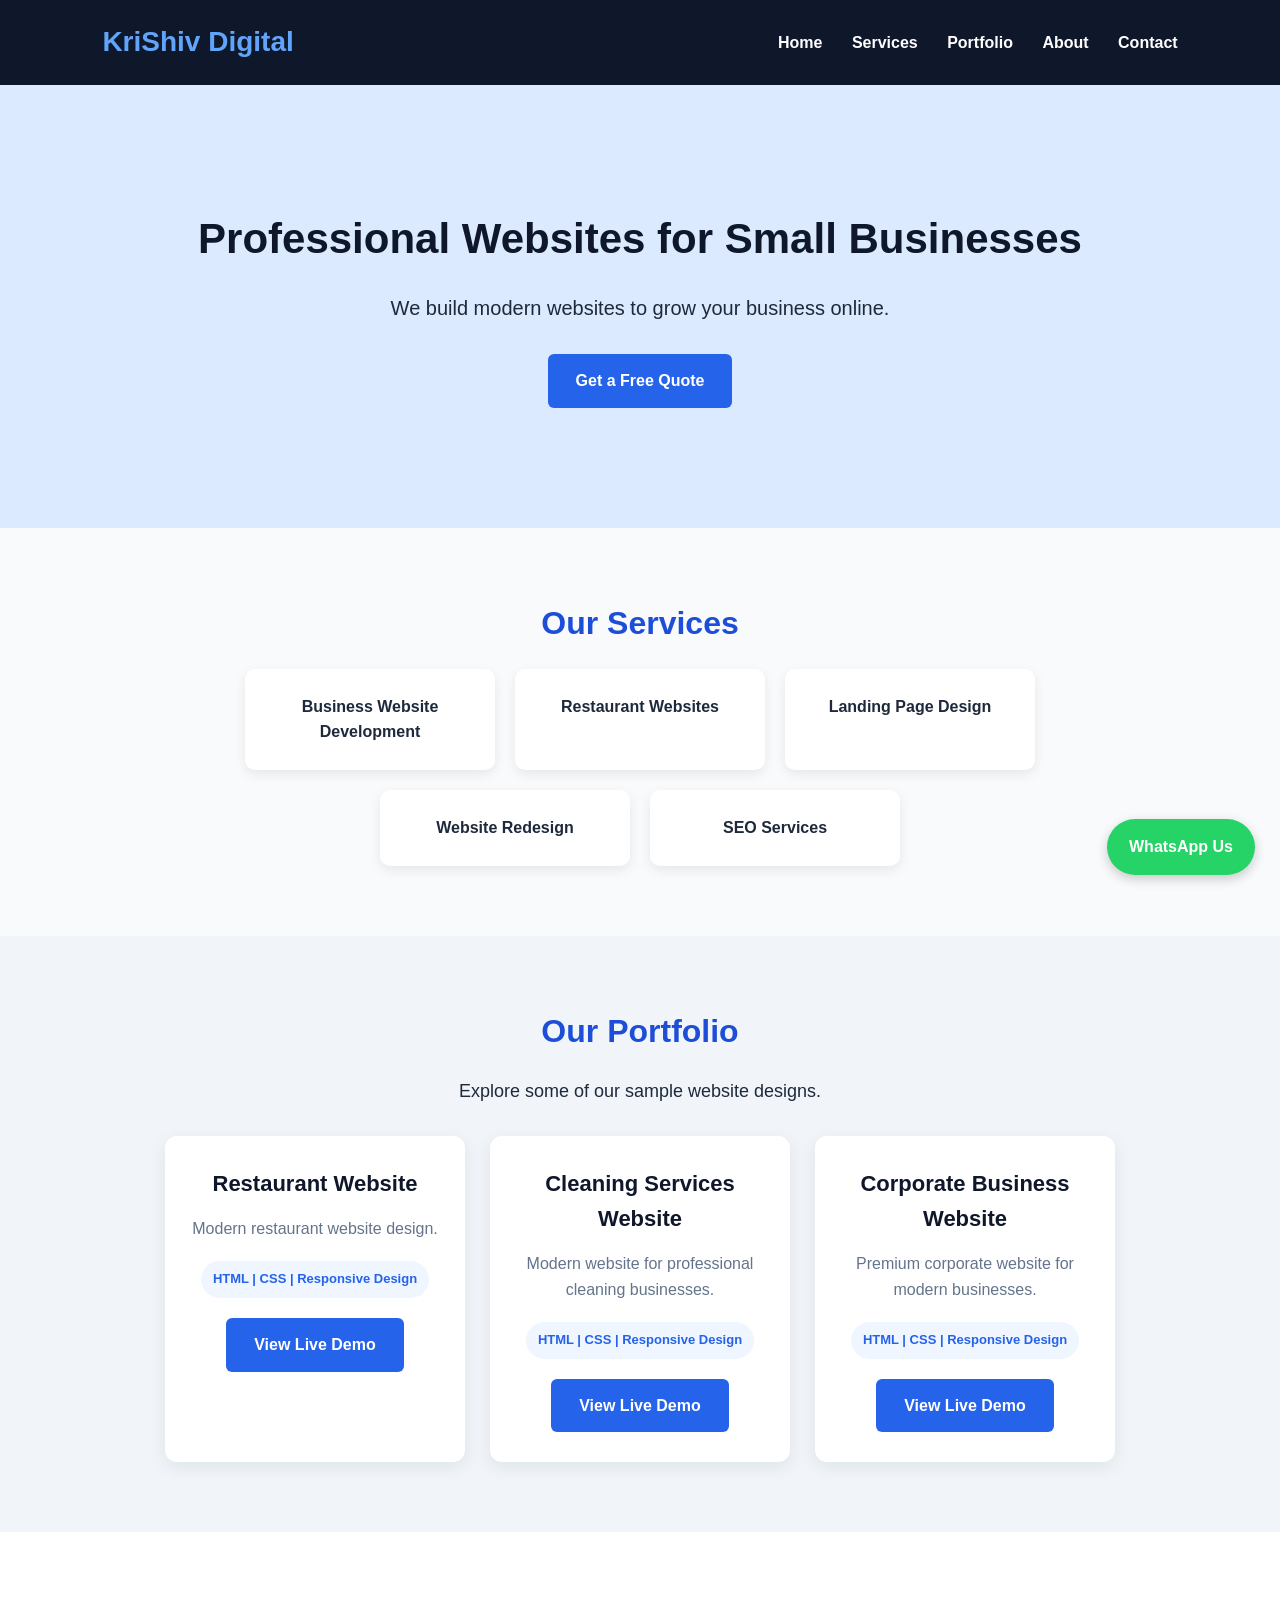
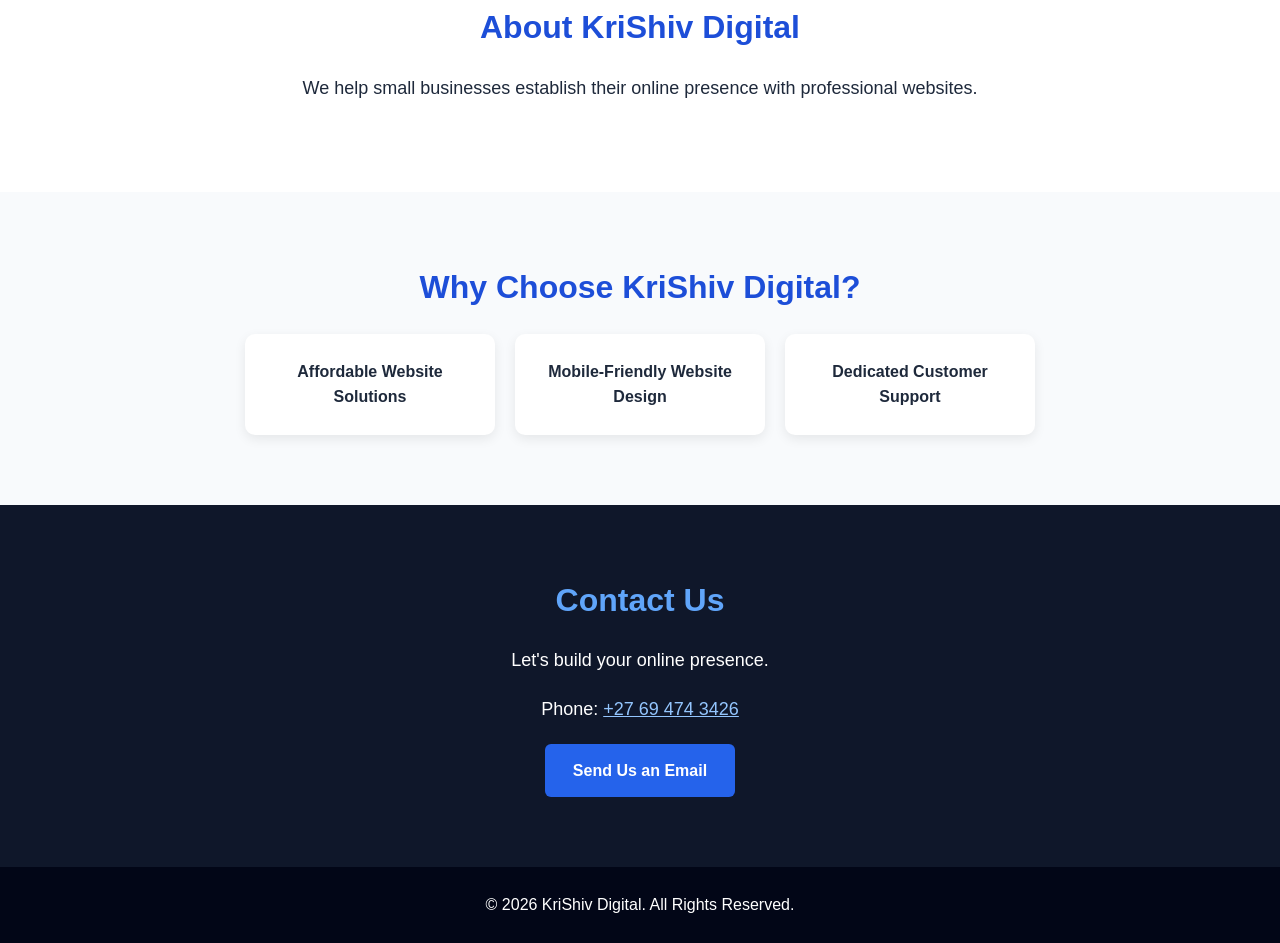
<file: index.html>
<!DOCTYPE html>
<html lang="en">

<head>
    <meta charset="UTF-8">
    <meta name="viewport" content="width=device-width, initial-scale=1.0">

    <title>KriShiv Digital | Professional Websites</title>

    <link rel="stylesheet" href="style.css">
</head>

<body>

    <!-- Header -->
    <header>
        <h1>KriShiv Digital</h1>

        <nav>
            <a href="#home">Home</a>
            <a href="#services">Services</a>
            <a href="#portfolio">Portfolio</a>
            <a href="#about">About</a>
            <a href="#contact">Contact</a>
        </nav>
    </header>

    <!-- Home Section -->
    <main>
        <section id="home">
            <h2>Professional Websites for Small Businesses</h2>

            <p>
                We build modern websites to grow
                your business online.
            </p>

            <a href="#contact" class="btn">
                Get a Free Quote
            </a>
        </section>

        <!-- Services Section -->
        <section id="services">
            <h2>Our Services</h2>

            <ul>
                <li>Business Website Development</li>
                <li>Restaurant Websites</li>
                <li>Landing Page Design</li>
                <li>Website Redesign</li>
                <li>SEO Services</li>
            </ul>
        </section>
            
        <!-- Portfolio Section -->
        <section id="portfolio">

    <h2>Our Portfolio</h2>

    <p>Explore some of our sample website designs.</p>

    <div class="portfolio-container">

        <div class="portfolio-card">
            <h3>Restaurant Website</h3>

            <p>Modern restaurant website design.</p>

            <span>HTML | CSS | Responsive Design</span>

            <a href="restaurant.html" class="btn" target="_blank">
                View Live Demo
            </a>
        </div>

        <div class="portfolio-card">
            <h3>Cleaning Services Website</h3>

            <p>Modern website for professional cleaning businesses.</p>

            <span>HTML | CSS | Responsive Design</span>

            <a href="cleaning.html" class="btn" target="_blank">
                View Live Demo
            </a>
        </div>

        <div class="portfolio-card">
            <h3>Corporate Business Website</h3>

            <p>Premium corporate website for modern businesses.</p>

            <span>HTML | CSS | Responsive Design</span>

            <a href="corporate.html" class="btn" target="_blank">
                View Live Demo
            </a>
        </div>

    </div>

        </section>

                <!-- About Section -->
                <section id="about">
                    <h2>About KriShiv Digital</h2>

                    <p>
                        We help small businesses establish
                        their online presence with professional websites.
                    </p>
                </section>

                <!-- Why Choose Us -->
                <section id="why-us">
                    <h2>Why Choose KriShiv Digital?</h2>

                    <ul>
                        <li>Affordable Website Solutions</li>
                        <li>Mobile-Friendly Website Design</li>
                        <li>Dedicated Customer Support</li>
                    </ul>
                </section>

                <!-- Contact Section -->
                <section id="contact">
                    <h2>Contact Us</h2>

                    <p>Let's build your online presence.</p>

                    <p>
                        Phone:
                        <a href="tel:+27694743426">
                            +27 69 474 3426
                        </a>
                    </p>

                    <a href="mailto:sandeep1991mishra@gmail.com" class="btn">
                        Send Us an Email
                    </a>
                </section>

    </main>

        <!-- Footer -->
    <footer>
        <p>
            &copy; 2026 KriShiv Digital.
            All Rights Reserved.
        </p>
    </footer>

    <!-- WhatsApp Floating Button -->
    <a
        href="https://wa.me/27694743426"
        class="whatsapp-btn"
        target="_blank"
        rel="noopener noreferrer">
        WhatsApp Us
    </a>

</body>
</html>
</file>
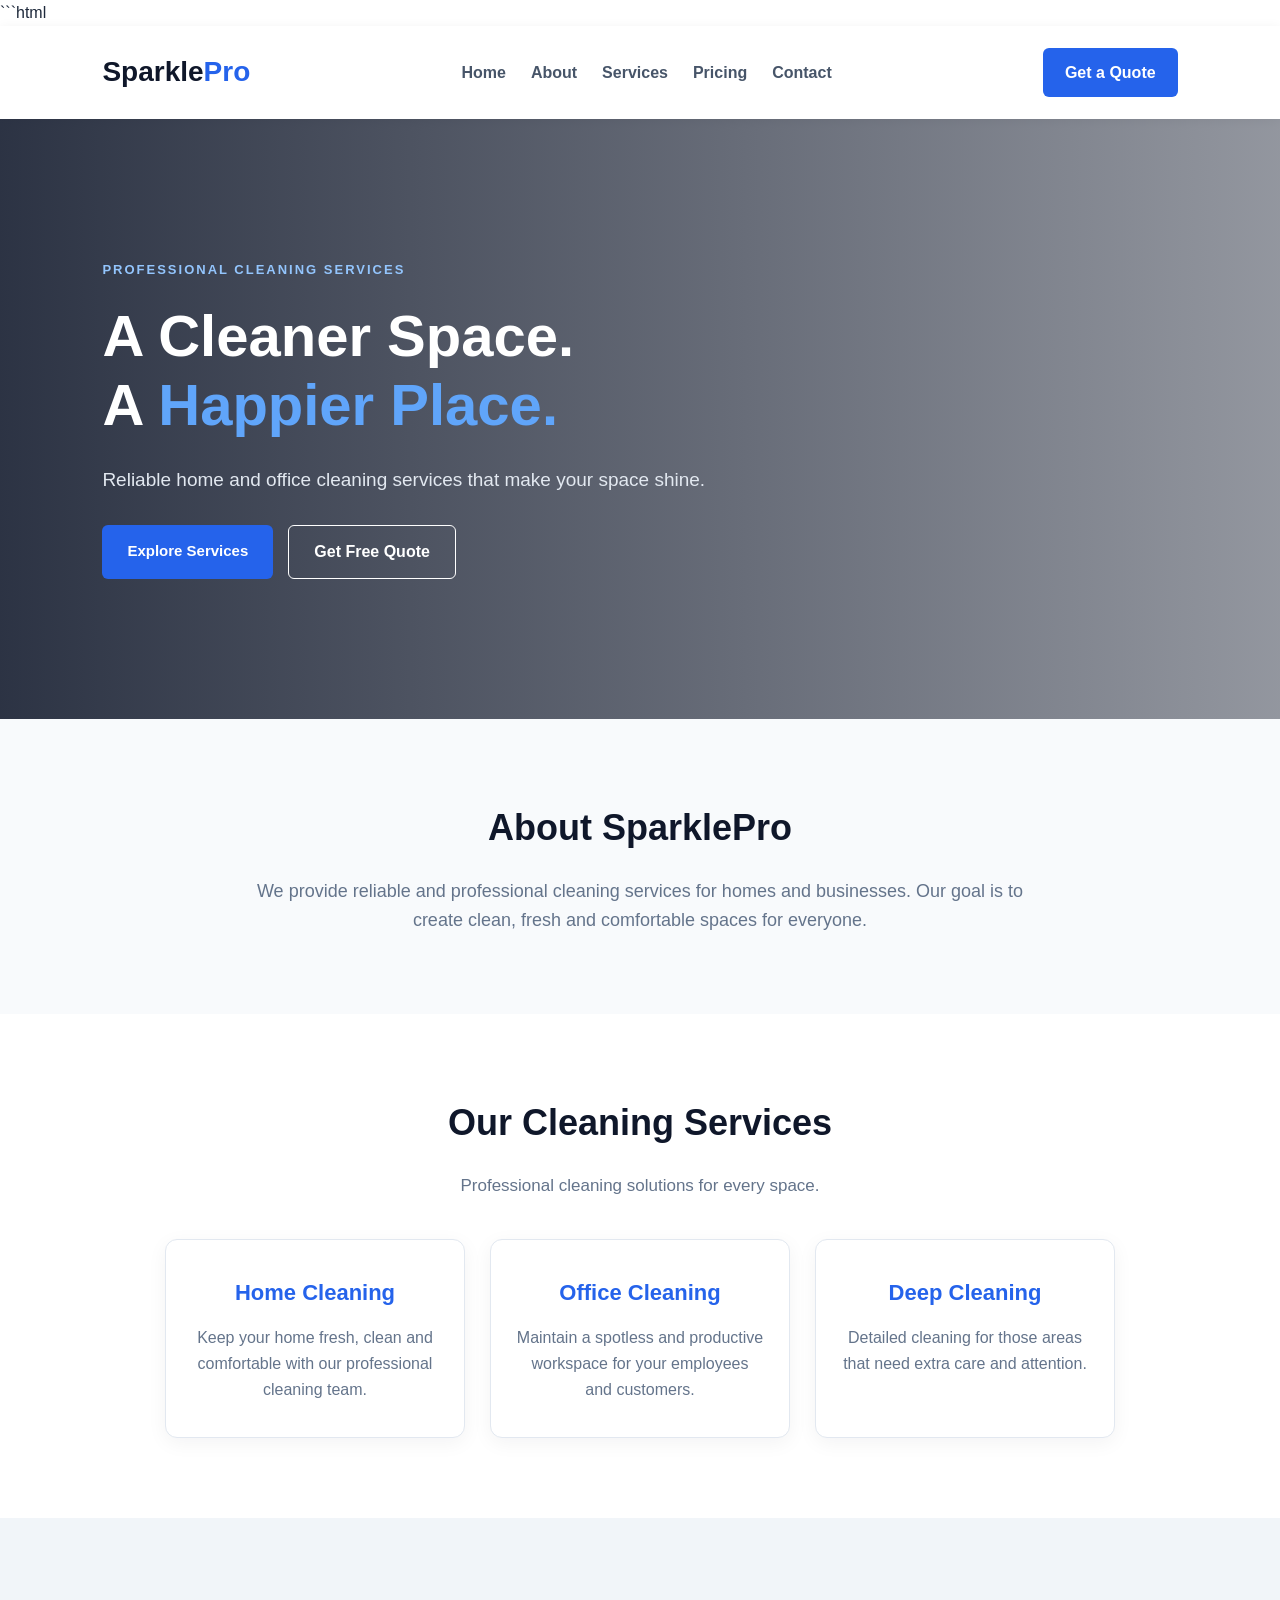
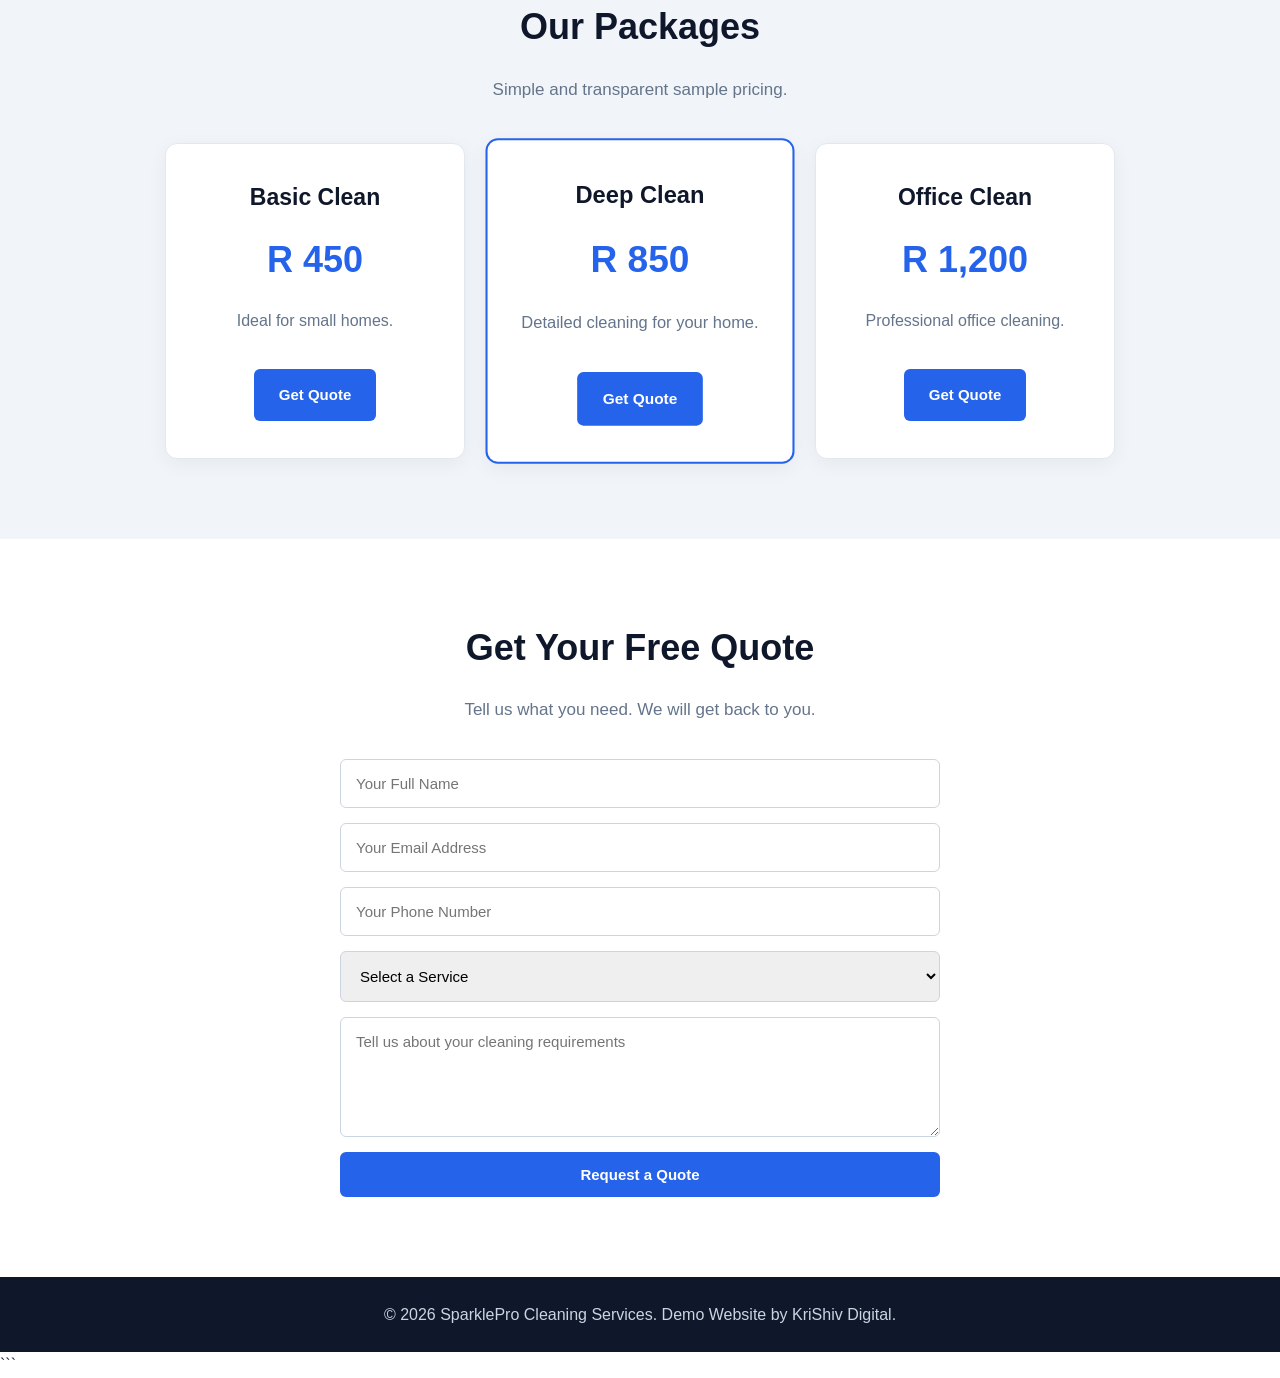
<file: cleaning.html>
```html
<!DOCTYPE html>
<html lang="en">

<head>
    <meta charset="UTF-8">
    <meta name="viewport" content="width=device-width, initial-scale=1.0">

    <title>SparklePro Cleaning Services | KriShiv Digital</title>

    <link rel="stylesheet" href="cleaning.css">
</head>

<body>

    <!-- Header -->
    <header>
        <div class="logo">
            Sparkle<span>Pro</span>
        </div>

        <nav>
            <a href="#home">Home</a>
            <a href="#about">About</a>
            <a href="#services">Services</a>
            <a href="#pricing">Pricing</a>
            <a href="#contact">Contact</a>
        </nav>

        <a href="#contact" class="header-btn">Get a Quote</a>
    </header>

    <!-- Hero Section -->
    <section id="home" class="hero">

        <div class="hero-content">

            <span class="hero-tag">PROFESSIONAL CLEANING SERVICES</span>

            <h1>
                A Cleaner Space.<br>
                A <span>Happier Place.</span>
            </h1>

            <p>
                Reliable home and office cleaning services
                that make your space shine.
            </p>

            <div class="hero-buttons">
                <a href="#services" class="btn">Explore Services</a>
                <a href="#contact" class="btn-outline">Get Free Quote</a>
            </div>

        </div>

    </section>

    <!-- About Section -->
    <section id="about">
        <h2>About SparklePro</h2>

        <p>
            We provide reliable and professional cleaning services
            for homes and businesses. Our goal is to create clean,
            fresh and comfortable spaces for everyone.
        </p>
    </section>

    <!-- Services Section -->
    <section id="services">
        <h2>Our Cleaning Services</h2>

        <p>Professional cleaning solutions for every space.</p>

        <div class="services-container">

            <div class="service-card">
                <h3>Home Cleaning</h3>
                <p>
                    Keep your home fresh, clean and comfortable
                    with our professional cleaning team.
                </p>
            </div>

            <div class="service-card">
                <h3>Office Cleaning</h3>
                <p>
                    Maintain a spotless and productive workspace
                    for your employees and customers.
                </p>
            </div>

            <div class="service-card">
                <h3>Deep Cleaning</h3>
                <p>
                    Detailed cleaning for those areas that need
                    extra care and attention.
                </p>
            </div>

        </div>
    </section>

    <!-- Pricing Section -->
    <section id="pricing">
        <h2>Our Packages</h2>

        <p>Simple and transparent sample pricing.</p>

        <div class="pricing-container">

            <div class="pricing-card">
                <h3>Basic Clean</h3>
                <h2>R 450</h2>
                <p>Ideal for small homes.</p>
                <a href="#contact" class="btn">Get Quote</a>
            </div>

            <div class="pricing-card featured">
                <h3>Deep Clean</h3>
                <h2>R 850</h2>
                <p>Detailed cleaning for your home.</p>
                <a href="#contact" class="btn">Get Quote</a>
            </div>

            <div class="pricing-card">
                <h3>Office Clean</h3>
                <h2>R 1,200</h2>
                <p>Professional office cleaning.</p>
                <a href="#contact" class="btn">Get Quote</a>
            </div>

        </div>
    </section>

    <!-- Contact Section -->
    <section id="contact">
        <h2>Get Your Free Quote</h2>

        <p>
            Tell us what you need. We will get back to you.
        </p>

        <form class="contact-form">

            <input type="text" placeholder="Your Full Name" required>

            <input type="email" placeholder="Your Email Address" required>

            <input type="tel" placeholder="Your Phone Number" required>

            <select required>
                <option value="">Select a Service</option>
                <option>Home Cleaning</option>
                <option>Office Cleaning</option>
                <option>Deep Cleaning</option>
            </select>

            <textarea placeholder="Tell us about your cleaning requirements"></textarea>

            <button type="submit" class="btn">Request a Quote</button>

        </form>
    </section>

    <!-- Footer -->
    <footer>
        <p>
            &copy; 2026 SparklePro Cleaning Services.
            Demo Website by KriShiv Digital.
        </p>
    </footer>

</body>
</html>
```
</file>
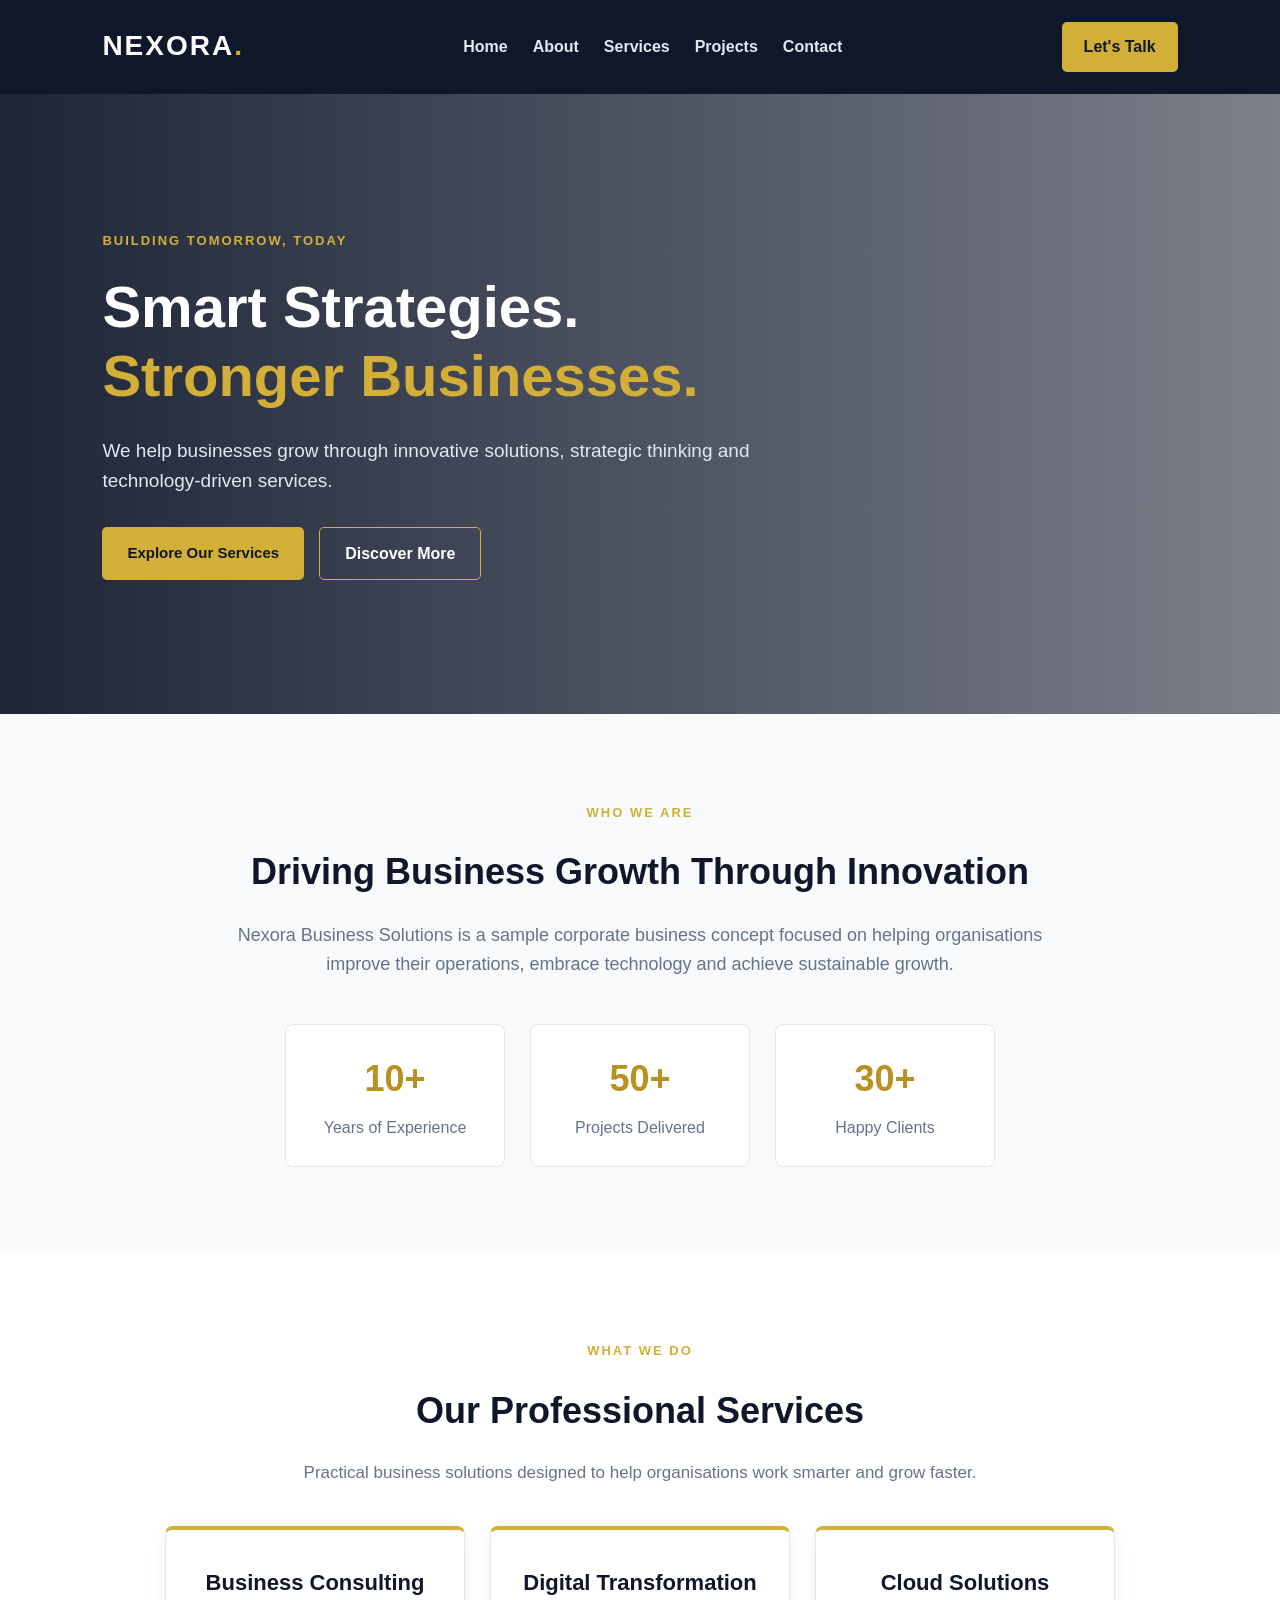
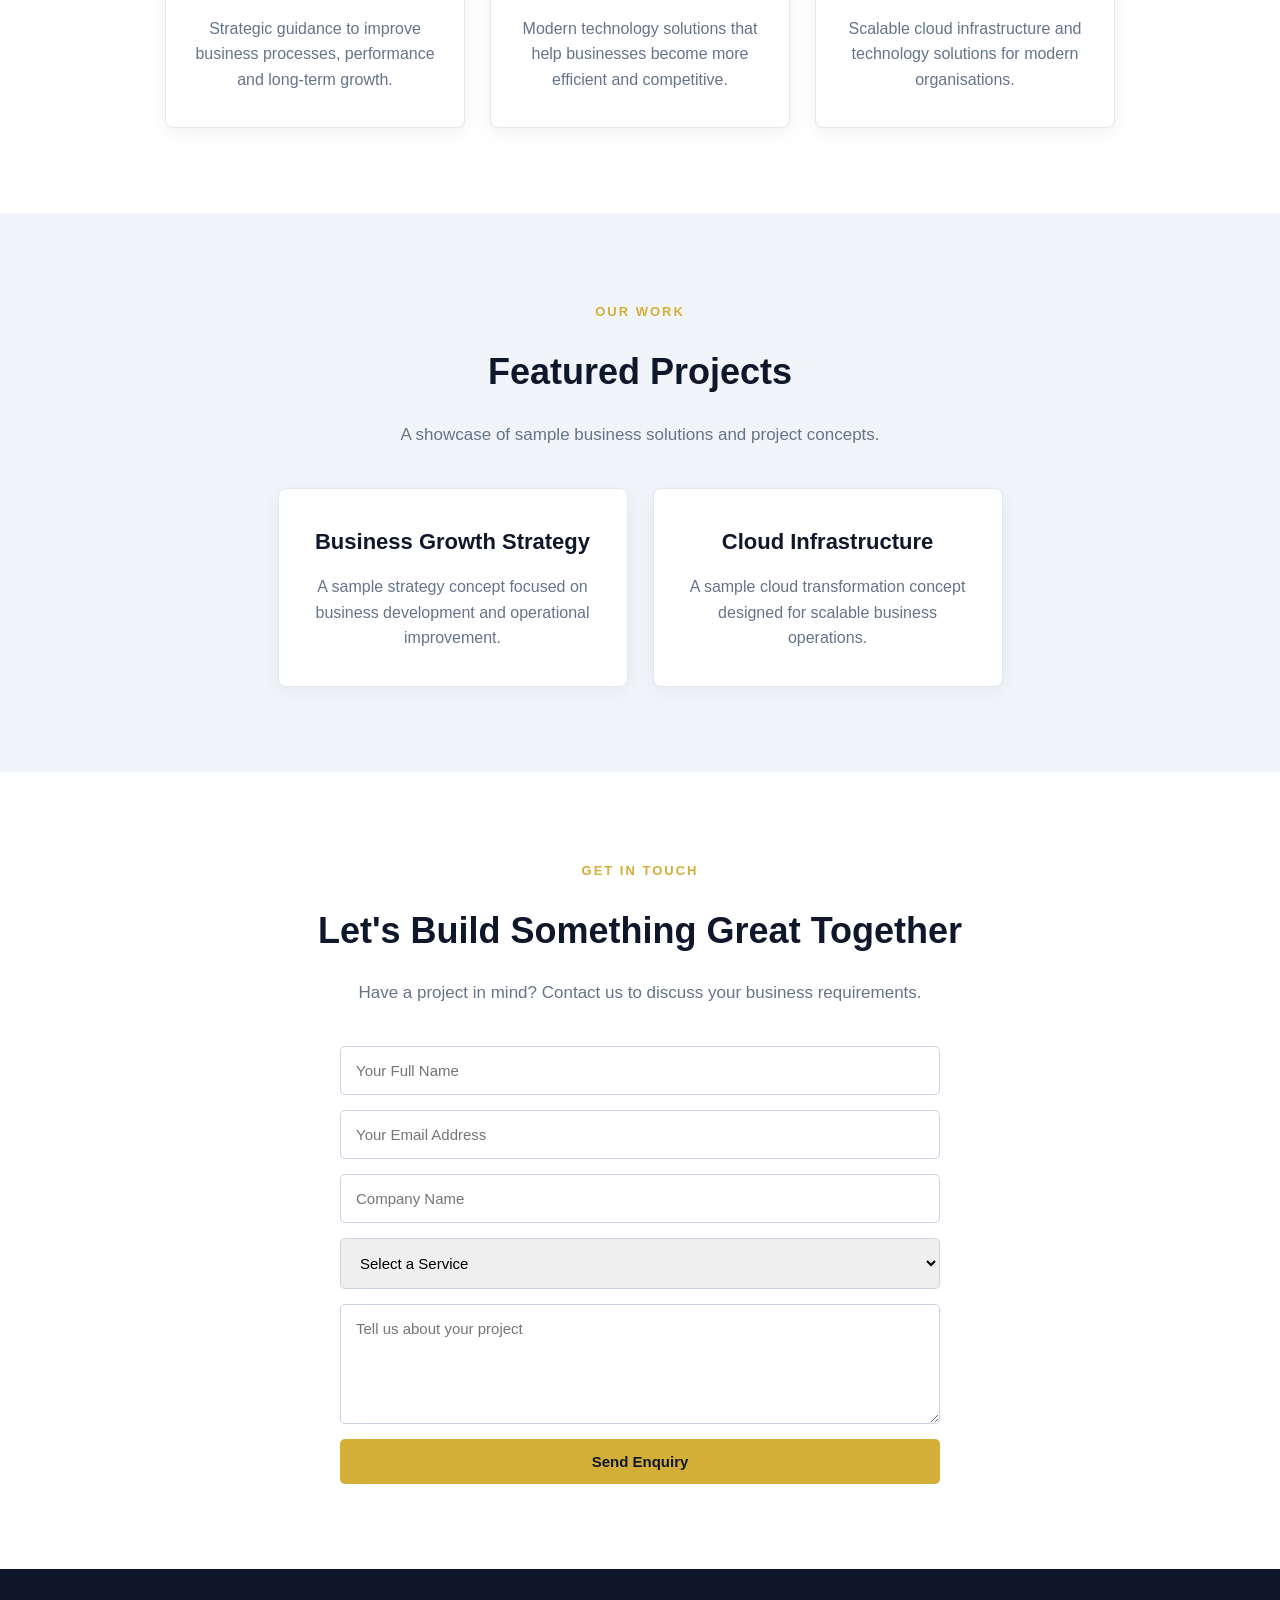
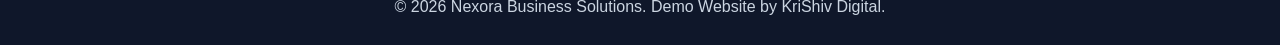
<file: corporate.html>
<!DOCTYPE html>
<html lang="en">

<head>
    <meta charset="UTF-8">
    <meta name="viewport" content="width=device-width, initial-scale=1.0">

    <title>Nexora Business Solutions | Corporate Website</title>

    <link rel="stylesheet" href="corporate.css">
</head>

<body>

    <!-- Header -->
    <header>
        <div class="logo">
            NEXORA<span>.</span>
        </div>

        <nav>
            <a href="#home">Home</a>
            <a href="#about">About</a>
            <a href="#services">Services</a>
            <a href="#projects">Projects</a>
            <a href="#contact">Contact</a>
        </nav>

        <a href="#contact" class="header-btn">Let's Talk</a>
    </header>

    <!-- Hero Section -->
    <section id="home" class="hero">

        <div class="hero-content">

            <span class="hero-tag">BUILDING TOMORROW, TODAY</span>

            <h1>
                Smart Strategies.<br>
                <span>Stronger Businesses.</span>
            </h1>

            <p>
                We help businesses grow through innovative solutions,
                strategic thinking and technology-driven services.
            </p>

            <div class="hero-buttons">
                <a href="#services" class="btn">Explore Our Services</a>
                <a href="#about" class="btn-outline">Discover More</a>
            </div>

        </div>

    </section>

    <!-- About Section -->
    <section id="about">

        <div class="section-tag">WHO WE ARE</div>

        <h2>Driving Business Growth Through Innovation</h2>

        <p>
            Nexora Business Solutions is a sample corporate business
            concept focused on helping organisations improve their
            operations, embrace technology and achieve sustainable growth.
        </p>

        <div class="stats-container">

            <div class="stat-card">
                <h3>10+</h3>
                <p>Years of Experience</p>
            </div>

            <div class="stat-card">
                <h3>50+</h3>
                <p>Projects Delivered</p>
            </div>

            <div class="stat-card">
                <h3>30+</h3>
                <p>Happy Clients</p>
            </div>

        </div>

    </section>

    <!-- Services Section -->
    <section id="services">

        <div class="section-tag">WHAT WE DO</div>

        <h2>Our Professional Services</h2>

        <p>
            Practical business solutions designed to help organisations
            work smarter and grow faster.
        </p>

        <div class="services-container">

            <div class="service-card">
                <h3>Business Consulting</h3>
                <p>
                    Strategic guidance to improve business processes,
                    performance and long-term growth.
                </p>
            </div>

            <div class="service-card">
                <h3>Digital Transformation</h3>
                <p>
                    Modern technology solutions that help businesses
                    become more efficient and competitive.
                </p>
            </div>

            <div class="service-card">
                <h3>Cloud Solutions</h3>
                <p>
                    Scalable cloud infrastructure and technology
                    solutions for modern organisations.
                </p>
            </div>

        </div>

    </section>

    <!-- Projects Section -->
    <section id="projects">

        <div class="section-tag">OUR WORK</div>

        <h2>Featured Projects</h2>

        <p>
            A showcase of sample business solutions and project concepts.
        </p>

        <div class="projects-container">

            <div class="project-card">
                <h3>Business Growth Strategy</h3>
                <p>
                    A sample strategy concept focused on business
                    development and operational improvement.
                </p>
            </div>

            <div class="project-card">
                <h3>Cloud Infrastructure</h3>
                <p>
                    A sample cloud transformation concept designed
                    for scalable business operations.
                </p>
            </div>

        </div>

    </section>

    <!-- Contact Section -->
    <section id="contact">

        <div class="section-tag">GET IN TOUCH</div>

        <h2>Let's Build Something Great Together</h2>

        <p>
            Have a project in mind? Contact us to discuss your
            business requirements.
        </p>

        <form class="contact-form">

            <input type="text" placeholder="Your Full Name" required>

            <input type="email" placeholder="Your Email Address" required>

            <input type="text" placeholder="Company Name">

            <select required>
                <option value="">Select a Service</option>
                <option>Business Consulting</option>
                <option>Digital Transformation</option>
                <option>Cloud Solutions</option>
            </select>

            <textarea placeholder="Tell us about your project"></textarea>

            <button type="submit" class="btn">Send Enquiry</button>

        </form>

    </section>

    <!-- Footer -->
    <footer>
        <p>
            &copy; 2026 Nexora Business Solutions.
            Demo Website by KriShiv Digital.
        </p>
    </footer>

</body>
</html>
</file>
<file: style.css>
/* General Styling */
* {
    margin: 0;
    padding: 0;
    box-sizing: border-box;
}

html {
    scroll-behavior: smooth;
}

body {
    font-family: Arial, sans-serif;
    background-color: #f8fafc;
    color: #1e293b;
    line-height: 1.6;
}

/* Header */
header {
    background-color: #0f172a;
    color: white;
    padding: 20px 8%;
    display: flex;
    justify-content: space-between;
    align-items: center;
    flex-wrap: wrap;
}

header h1 {
    font-size: 28px;
    color: #60a5fa;
}

nav a {
    color: white;
    text-decoration: none;
    margin-left: 25px;
    font-weight: bold;
}

nav a:hover {
    color: #60a5fa;
}

/* All Sections */
section {
    padding: 70px 10%;
    text-align: center;
}

section h2 {
    font-size: 32px;
    color: #1d4ed8;
    margin-bottom: 20px;
}

section p {
    font-size: 18px;
    margin-bottom: 20px;
}

/* Home Section */
#home {
    background-color: #dbeafe;
    padding: 120px 10%;
}

#home h2 {
    font-size: 42px;
    color: #0f172a;
}

#home p {
    font-size: 20px;
    margin-bottom: 30px;
}

/* Buttons */
.btn {
    display: inline-block;
    background-color: #2563eb;
    color: white;
    padding: 14px 28px;
    text-decoration: none;
    border-radius: 6px;
    font-weight: bold;
}

.btn:hover {
    background-color: #1e40af;
}

/* Services and Why Us */
ul {
    list-style: none;
    display: flex;
    justify-content: center;
    flex-wrap: wrap;
    gap: 20px;
}

li {
    background-color: white;
    padding: 25px;
    border-radius: 10px;
    width: 250px;
    box-shadow: 0 4px 12px rgba(0, 0, 0, 0.08);
    font-weight: bold;
}

/* About */
#about {
    background-color: white;
}

/* Contact */
#contact {
    background-color: #0f172a;
    color: white;
}

#contact h2 {
    color: #60a5fa;
}

#contact a:not(.btn) {
    color: #93c5fd;
}

/* Footer */
footer {
    background-color: #020617;
    color: white;
    text-align: center;
    padding: 25px;
}

/* Mobile Responsive Design */
@media (max-width: 768px) {

    header {
        flex-direction: column;
        gap: 15px;
    }

    nav a {
        display: inline-block;
        margin: 5px 8px;
    }

    #home {
        padding: 80px 5%;
    }

    #home h2 {
        font-size: 30px;
    }

    section {
        padding: 50px 5%;
    }

    section h2 {
        font-size: 26px;
    }

    li {
        width: 100%;
    }
}


/* WhatsApp Floating Button */
.whatsapp-btn {
    position: fixed;
    bottom: 25px;
    right: 25px;
    background-color: #25D366;
    color: white;
    padding: 15px 22px;
    border-radius: 50px;
    text-decoration: none;
    font-weight: bold;
    box-shadow: 0 4px 12px rgba(0,0,0,0.2);
    z-index: 1000;
}

.whatsapp-btn:hover {
    background-color: #128C7E;
}

/* Portfolio Section */
#portfolio {
    background-color: #f1f5f9;
}

.portfolio-container {
    display: flex;
    justify-content: center;
    flex-wrap: wrap;
    gap: 25px;
    margin-top: 30px;
}

.portfolio-card {
    background: white;
    width: 300px;
    padding: 30px 25px;
    border-radius: 12px;
    box-shadow: 0 5px 18px rgba(15, 23, 42, 0.08);
    transition: transform 0.3s ease, box-shadow 0.3s ease;
}

.portfolio-card:hover {
    transform: translateY(-8px);
    box-shadow: 0 10px 25px rgba(15, 23, 42, 0.14);
}

.portfolio-card h3 {
    color: #0f172a;
    font-size: 22px;
    margin-bottom: 15px;
}

.portfolio-card p {
    color: #64748b;
    font-size: 16px;
    margin-bottom: 20px;
}

.portfolio-card span {
    display: inline-block;
    color: #2563eb;
    background: #eff6ff;
    padding: 8px 12px;
    border-radius: 20px;
    font-size: 13px;
    font-weight: bold;
}

@media (max-width: 768px) {
    .portfolio-card {
        width: 100%;
    }
}

.portfolio-card .btn {
    margin-top: 20px;
}
</file>
<file: cleaning.css>
/* General Styling */
* {
    margin: 0;
    padding: 0;
    box-sizing: border-box;
}

html {
    scroll-behavior: smooth;
}

body {
    font-family: Arial, sans-serif;
    color: #1e293b;
    background-color: #ffffff;
    line-height: 1.6;
}

a {
    text-decoration: none;
}

/* Header */
header {
    display: flex;
    justify-content: space-between;
    align-items: center;
    padding: 22px 8%;
    background-color: #ffffff;
    box-shadow: 0 2px 12px rgba(0, 0, 0, 0.06);
}

.logo {
    font-size: 28px;
    font-weight: bold;
    color: #0f172a;
}

.logo span {
    color: #2563eb;
}

nav {
    display: flex;
    gap: 25px;
}

nav a {
    color: #475569;
    font-weight: 600;
    transition: color 0.3s ease;
}

nav a:hover {
    color: #2563eb;
}

.header-btn {
    background-color: #2563eb;
    color: white;
    padding: 12px 22px;
    border-radius: 6px;
    font-weight: bold;
}

/* Hero Section */
.hero {
    min-height: 600px;

    background:
        linear-gradient(
            90deg,
            rgba(15, 23, 42, 0.88),
            rgba(15, 23, 42, 0.45)
        ),
        url("https://images.unsplash.com/photo-1581578731548-c64695cc6952");

    background-size: cover;
    background-position: center;

    display: flex;
    align-items: center;

    padding: 100px 8%;
    color: white;
}

.hero-content {
    max-width: 650px;
}

.hero-tag {
    display: inline-block;
    color: #93c5fd;
    font-weight: bold;
    letter-spacing: 2px;
    font-size: 13px;
    margin-bottom: 20px;
}

.hero h1 {
    font-size: 58px;
    line-height: 1.2;
    margin-bottom: 25px;
}

.hero h1 span {
    color: #60a5fa;
}

.hero p {
    font-size: 19px;
    color: #e2e8f0;
    margin-bottom: 30px;
}

.hero-buttons {
    display: flex;
    gap: 15px;
    flex-wrap: wrap;
}

.btn {
    display: inline-block;
    background-color: #2563eb;
    color: white;
    padding: 14px 25px;
    border: none;
    border-radius: 6px;
    font-size: 15px;
    font-weight: bold;
    cursor: pointer;
    transition: background-color 0.3s ease;
}

.btn:hover {
    background-color: #1d4ed8;
}

.btn-outline {
    display: inline-block;
    color: white;
    border: 1px solid white;
    padding: 13px 25px;
    border-radius: 6px;
    font-weight: bold;
}

.btn-outline:hover {
    background-color: white;
    color: #0f172a;
}

/* General Sections */
section:not(.hero) {
    padding: 80px 8%;
    text-align: center;
}

section h2 {
    font-size: 36px;
    color: #0f172a;
    margin-bottom: 20px;
}

section > p {
    color: #64748b;
    font-size: 17px;
    max-width: 700px;
    margin: 0 auto 35px;
}

/* About Section */
#about {
    background-color: #f8fafc;
}

#about p {
    max-width: 800px;
    margin: 0 auto;
    color: #64748b;
    font-size: 18px;
}

/* Services Section */
.services-container {
    display: flex;
    justify-content: center;
    flex-wrap: wrap;
    gap: 25px;
    margin-top: 40px;
}

.service-card {
    background-color: #ffffff;
    width: 300px;
    padding: 35px 25px;
    border-radius: 12px;
    border: 1px solid #e2e8f0;
    box-shadow: 0 5px 20px rgba(15, 23, 42, 0.05);
    transition: transform 0.3s ease;
}

.service-card:hover {
    transform: translateY(-8px);
}

.service-card h3 {
    color: #2563eb;
    font-size: 22px;
    margin-bottom: 15px;
}

.service-card p {
    color: #64748b;
}

/* Pricing Section */
#pricing {
    background-color: #f1f5f9;
}

.pricing-container {
    display: flex;
    justify-content: center;
    flex-wrap: wrap;
    gap: 25px;
    margin-top: 40px;
}

.pricing-card {
    background-color: white;
    width: 300px;
    padding: 35px 25px;
    border-radius: 12px;
    border: 1px solid #e2e8f0;
    box-shadow: 0 5px 20px rgba(15, 23, 42, 0.05);
}

.pricing-card h3 {
    font-size: 23px;
    color: #0f172a;
    margin-bottom: 15px;
}

.pricing-card h2 {
    color: #2563eb;
    font-size: 36px;
}

.pricing-card p {
    color: #64748b;
    margin-bottom: 25px;
}

.pricing-card .btn {
    margin-top: 10px;
}

.pricing-card.featured {
    border: 2px solid #2563eb;
    transform: scale(1.03);
}

/* Contact Section */
#contact {
    background-color: #ffffff;
}

.contact-form {
    max-width: 600px;
    margin: 35px auto 0;
    display: flex;
    flex-direction: column;
    gap: 15px;
}

.contact-form input,
.contact-form select,
.contact-form textarea {
    width: 100%;
    padding: 15px;
    border: 1px solid #cbd5e1;
    border-radius: 6px;
    font-size: 15px;
    font-family: Arial, sans-serif;
}

.contact-form input:focus,
.contact-form select:focus,
.contact-form textarea:focus {
    outline: none;
    border-color: #2563eb;
}

.contact-form textarea {
    min-height: 120px;
    resize: vertical;
}

.contact-form button {
    width: 100%;
}

/* Footer */
footer {
    background-color: #0f172a;
    color: #cbd5e1;
    text-align: center;
    padding: 25px 8%;
}

/* Responsive Design */
@media (max-width: 900px) {
    header {
        flex-wrap: wrap;
        gap: 20px;
    }

    nav {
        flex-wrap: wrap;
        justify-content: center;
    }

    .hero h1 {
        font-size: 46px;
    }

    .pricing-card.featured {
        transform: none;
    }
}

@media (max-width: 600px) {
    header {
        flex-direction: column;
        padding: 20px 5%;
    }

    nav {
        gap: 15px;
    }

    .hero {
        padding: 80px 6%;
        min-height: 500px;
    }

    .hero h1 {
        font-size: 38px;
    }

    .hero p {
        font-size: 16px;
    }

    section:not(.hero) {
        padding: 60px 6%;
    }

    section h2 {
        font-size: 29px;
    }

    .service-card,
    .pricing-card {
        width: 100%;
    }
}
</file>
<file: corporate.css>
/* General Styling */
* {
    margin: 0;
    padding: 0;
    box-sizing: border-box;
}

html {
    scroll-behavior: smooth;
}

body {
    font-family: Arial, sans-serif;
    color: #1e293b;
    background-color: #ffffff;
    line-height: 1.6;
}

a {
    text-decoration: none;
}

/* Header */
header {
    display: flex;
    justify-content: space-between;
    align-items: center;
    padding: 22px 8%;
    background-color: #0f172a;
}

.logo {
    font-size: 28px;
    font-weight: bold;
    color: #ffffff;
    letter-spacing: 2px;
}

.logo span {
    color: #d4af37;
}

nav {
    display: flex;
    gap: 25px;
}

nav a {
    color: #e2e8f0;
    font-weight: 600;
    transition: color 0.3s ease;
}

nav a:hover {
    color: #d4af37;
}

.header-btn {
    background-color: #d4af37;
    color: #0f172a;
    padding: 12px 22px;
    border-radius: 5px;
    font-weight: bold;
}

/* Hero Section */
.hero {
    min-height: 620px;

    background:
        linear-gradient(
            90deg,
            rgba(15, 23, 42, 0.94),
            rgba(15, 23, 42, 0.55)
        ),
        url("https://images.unsplash.com/photo-1497366754035-f200968a6e72");

    background-size: cover;
    background-position: center;

    display: flex;
    align-items: center;

    padding: 100px 8%;
    color: #ffffff;
}

.hero-content {
    max-width: 700px;
}

.hero-tag,
.section-tag {
    display: inline-block;
    color: #d4af37;
    font-weight: bold;
    letter-spacing: 2px;
    font-size: 13px;
    margin-bottom: 20px;
}

.hero h1 {
    font-size: 58px;
    line-height: 1.2;
    margin-bottom: 25px;
}

.hero h1 span {
    color: #d4af37;
}

.hero p {
    font-size: 19px;
    color: #e2e8f0;
    margin-bottom: 30px;
}

.hero-buttons {
    display: flex;
    gap: 15px;
    flex-wrap: wrap;
}

.btn {
    display: inline-block;
    background-color: #d4af37;
    color: #0f172a;
    padding: 14px 25px;
    border: none;
    border-radius: 5px;
    font-size: 15px;
    font-weight: bold;
    cursor: pointer;
    transition: background-color 0.3s ease;
}

.btn:hover {
    background-color: #f0cf62;
}

.btn-outline {
    display: inline-block;
    color: #ffffff;
    border: 1px solid #d4af37;
    padding: 13px 25px;
    border-radius: 5px;
    font-weight: bold;
}

.btn-outline:hover {
    background-color: #d4af37;
    color: #0f172a;
}

/* General Sections */
section:not(.hero) {
    padding: 85px 8%;
    text-align: center;
}

section h2 {
    font-size: 36px;
    color: #0f172a;
    margin-bottom: 20px;
}

section > p {
    color: #64748b;
    font-size: 17px;
    max-width: 750px;
    margin: 0 auto 40px;
}

/* About Section */
#about {
    background-color: #f8fafc;
}

#about > p {
    max-width: 850px;
    margin: 0 auto 45px;
    color: #64748b;
    font-size: 18px;
}

/* Statistics */
.stats-container {
    display: flex;
    justify-content: center;
    flex-wrap: wrap;
    gap: 25px;
}

.stat-card {
    width: 220px;
    padding: 25px;
    background-color: #ffffff;
    border: 1px solid #e2e8f0;
    border-radius: 8px;
}

.stat-card h3 {
    color: #b89120;
    font-size: 36px;
    margin-bottom: 8px;
}

.stat-card p {
    color: #64748b;
}

/* Services Section */
.services-container {
    display: flex;
    justify-content: center;
    flex-wrap: wrap;
    gap: 25px;
    margin-top: 40px;
}

.service-card {
    background-color: #ffffff;
    width: 300px;
    padding: 35px 25px;
    border-radius: 8px;
    border: 1px solid #e2e8f0;
    border-top: 4px solid #d4af37;
    box-shadow: 0 5px 20px rgba(15, 23, 42, 0.06);
    transition: transform 0.3s ease;
}

.service-card:hover {
    transform: translateY(-8px);
}

.service-card h3 {
    color: #0f172a;
    font-size: 22px;
    margin-bottom: 15px;
}

.service-card p {
    color: #64748b;
}

/* Projects Section */
#projects {
    background-color: #f1f5f9;
}

.projects-container {
    display: flex;
    justify-content: center;
    flex-wrap: wrap;
    gap: 25px;
    margin-top: 40px;
}

.project-card {
    width: 350px;
    padding: 35px 25px;
    background-color: #ffffff;
    border-radius: 8px;
    border: 1px solid #e2e8f0;
    box-shadow: 0 5px 20px rgba(15, 23, 42, 0.05);
}

.project-card h3 {
    color: #0f172a;
    font-size: 22px;
    margin-bottom: 15px;
}

.project-card p {
    color: #64748b;
}

/* Contact Section */
#contact {
    background-color: #ffffff;
}

.contact-form {
    max-width: 600px;
    margin: 35px auto 0;
    display: flex;
    flex-direction: column;
    gap: 15px;
}

.contact-form input,
.contact-form select,
.contact-form textarea {
    width: 100%;
    padding: 15px;
    border: 1px solid #cbd5e1;
    border-radius: 5px;
    font-size: 15px;
    font-family: Arial, sans-serif;
}

.contact-form input:focus,
.contact-form select:focus,
.contact-form textarea:focus {
    outline: none;
    border-color: #b89120;
}

.contact-form textarea {
    min-height: 120px;
    resize: vertical;
}

.contact-form button {
    width: 100%;
}

/* Footer */
footer {
    background-color: #0f172a;
    color: #cbd5e1;
    text-align: center;
    padding: 25px 8%;
}

/* Responsive Design */
@media (max-width: 900px) {
    header {
        flex-wrap: wrap;
        gap: 20px;
    }

    nav {
        flex-wrap: wrap;
        justify-content: center;
    }

    .hero h1 {
        font-size: 46px;
    }
}

@media (max-width: 600px) {
    header {
        flex-direction: column;
        padding: 20px 5%;
    }

    nav {
        gap: 15px;
    }

    .hero {
        padding: 80px 6%;
        min-height: 500px;
    }

    .hero h1 {
        font-size: 37px;
    }

    .hero p {
        font-size: 16px;
    }

    section:not(.hero) {
        padding: 60px 6%;
    }

    section h2 {
        font-size: 29px;
    }

    .service-card,
    .project-card {
        width: 100%;
    }
}
</file>
